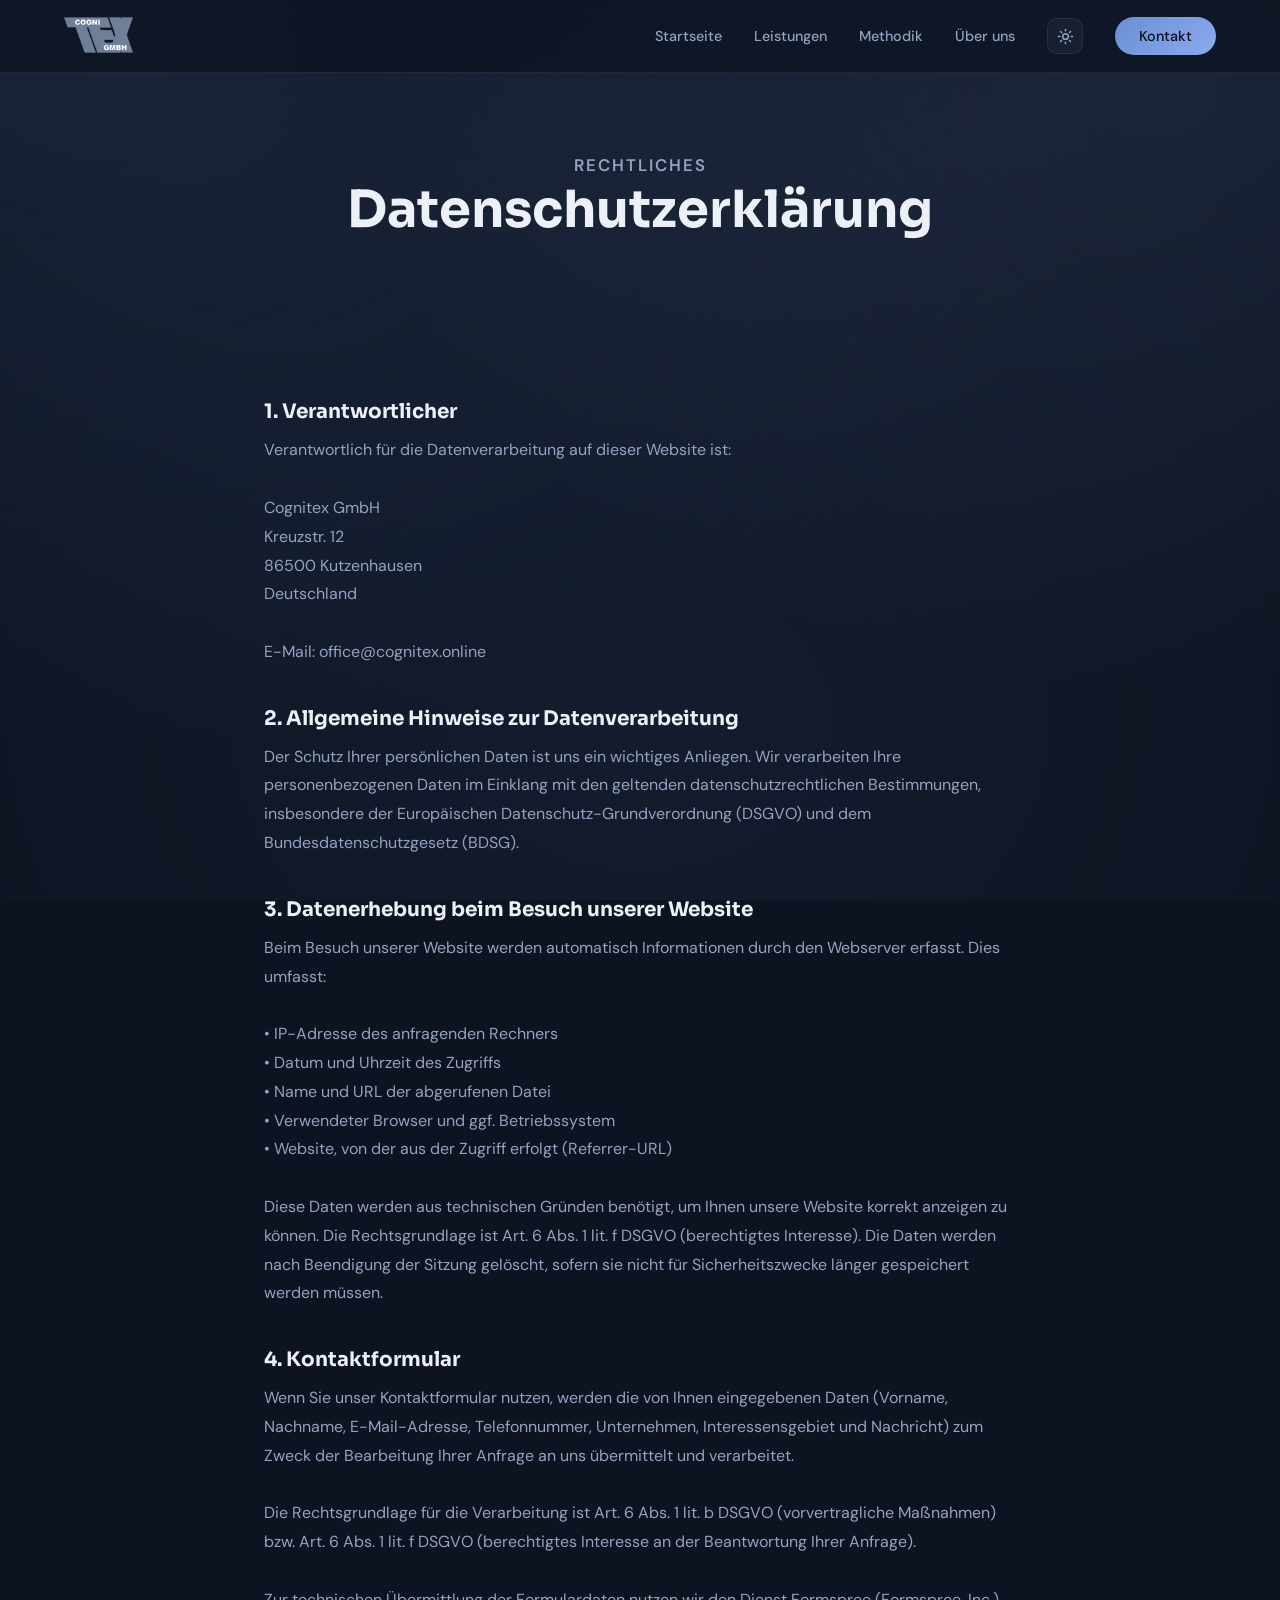
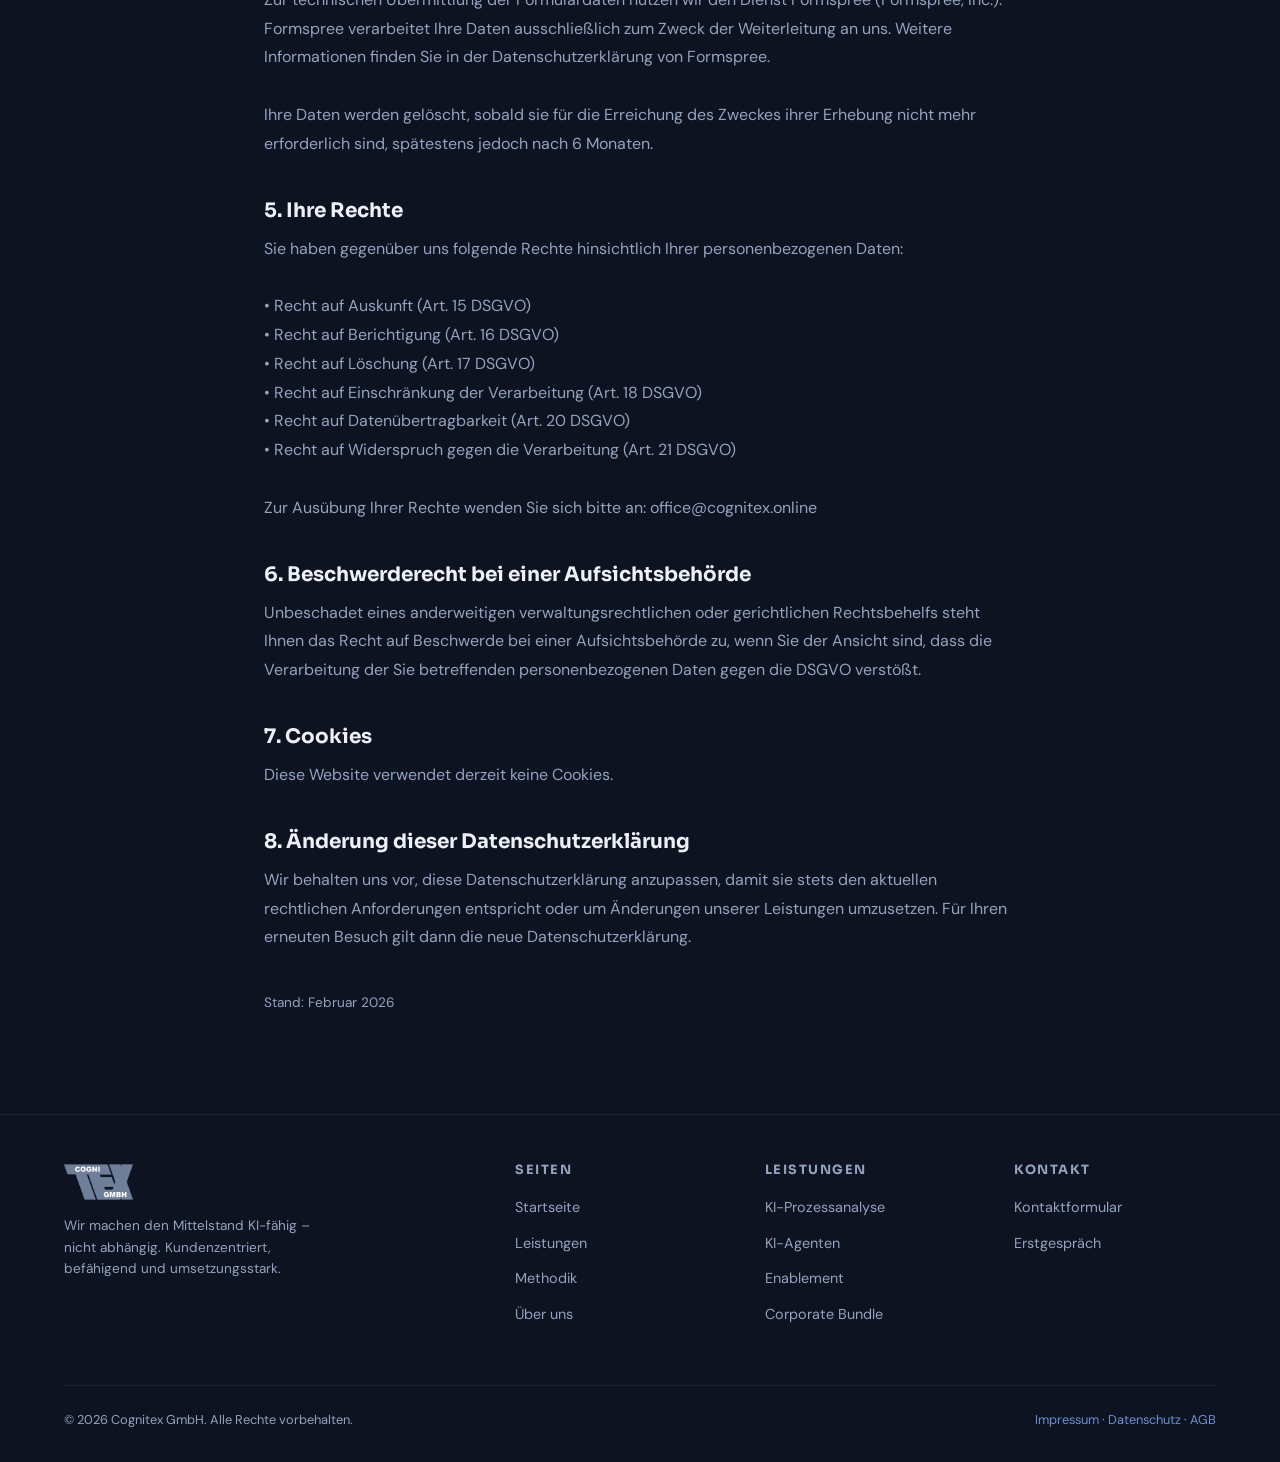
<file: datenschutz.html>
<!DOCTYPE html>
<html lang="de">
<head>
  <script>try{var t=localStorage.getItem('cgx-theme');if(t==='light')document.documentElement.setAttribute('data-theme','light')}catch(e){}</script>
  <meta charset="UTF-8">
  <meta name="viewport" content="width=device-width, initial-scale=1.0">
  <title>Datenschutz – Cognitex</title>
  <meta name="description" content="Datenschutzerklärung der Cognitex GmbH.">
  <link rel="stylesheet" href="css/style.css">
</head>
<body>

  <!-- Navigation -->
  <nav class="navbar">
    <div class="container">
      <a href="index.html" class="logo"><img src="CogniTEX GmbH - Logo_20251226.png" alt="Cognitex GmbH" height="40"></a>
      <button class="nav-toggle" onclick="document.querySelector('.nav-links').classList.toggle('open')" aria-label="Menü">&#9776;</button>
      <ul class="nav-links">
        <li><a href="index.html">Startseite</a></li>
        <li><a href="leistungen.html">Leistungen</a></li>
        <li><a href="methodik.html">Methodik</a></li>
        <li><a href="ueber-uns.html">Über uns</a></li>
        <li style="display:flex;align-items:center;">
          <button id="themeToggle" class="theme-toggle" aria-label="Light Mode aktivieren" title="Light Mode"><span class="ti"></span></button>
        </li>
        <li><a href="kontakt.html" class="nav-cta">Kontakt</a></li>
      </ul>
    </div>
  </nav>

  <!-- Page Header -->
  <section class="page-header">
    <div class="container">
      <p class="section-label">Rechtliches</p>
      <h1>Datenschutzerkl&auml;rung</h1>
    </div>
  </section>

  <!-- Content -->
  <section class="section">
    <div class="container" style="max-width:800px;">

      <h3>1. Verantwortlicher</h3>
      <p style="margin-top:12px; color:var(--text-muted); line-height:1.8;">
        Verantwortlich f&uuml;r die Datenverarbeitung auf dieser Website ist:<br><br>
        Cognitex GmbH<br>
        Kreuzstr. 12<br>
        86500 Kutzenhausen<br>
        Deutschland<br><br>
        E-Mail: office@cognitex.online
      </p>

      <h3 style="margin-top:40px;">2. Allgemeine Hinweise zur Datenverarbeitung</h3>
      <p style="margin-top:12px; color:var(--text-muted); line-height:1.8;">
        Der Schutz Ihrer pers&ouml;nlichen Daten ist uns ein wichtiges Anliegen. Wir verarbeiten Ihre personenbezogenen Daten im Einklang mit den geltenden datenschutzrechtlichen Bestimmungen, insbesondere der Europ&auml;ischen Datenschutz-Grundverordnung (DSGVO) und dem Bundesdatenschutzgesetz (BDSG).
      </p>

      <h3 style="margin-top:40px;">3. Datenerhebung beim Besuch unserer Website</h3>
      <p style="margin-top:12px; color:var(--text-muted); line-height:1.8;">
        Beim Besuch unserer Website werden automatisch Informationen durch den Webserver erfasst. Dies umfasst:<br><br>
        &bull; IP-Adresse des anfragenden Rechners<br>
        &bull; Datum und Uhrzeit des Zugriffs<br>
        &bull; Name und URL der abgerufenen Datei<br>
        &bull; Verwendeter Browser und ggf. Betriebssystem<br>
        &bull; Website, von der aus der Zugriff erfolgt (Referrer-URL)<br><br>
        Diese Daten werden aus technischen Gr&uuml;nden ben&ouml;tigt, um Ihnen unsere Website korrekt anzeigen zu k&ouml;nnen. Die Rechtsgrundlage ist Art. 6 Abs. 1 lit. f DSGVO (berechtigtes Interesse). Die Daten werden nach Beendigung der Sitzung gel&ouml;scht, sofern sie nicht f&uuml;r Sicherheitszwecke l&auml;nger gespeichert werden m&uuml;ssen.
      </p>

      <h3 style="margin-top:40px;">4. Kontaktformular</h3>
      <p style="margin-top:12px; color:var(--text-muted); line-height:1.8;">
        Wenn Sie unser Kontaktformular nutzen, werden die von Ihnen eingegebenen Daten (Vorname, Nachname, E-Mail-Adresse, Telefonnummer, Unternehmen, Interessensgebiet und Nachricht) zum Zweck der Bearbeitung Ihrer Anfrage an uns &uuml;bermittelt und verarbeitet.<br><br>
        Die Rechtsgrundlage f&uuml;r die Verarbeitung ist Art. 6 Abs. 1 lit. b DSGVO (vorvertragliche Ma&szlig;nahmen) bzw. Art. 6 Abs. 1 lit. f DSGVO (berechtigtes Interesse an der Beantwortung Ihrer Anfrage).<br><br>
        Zur technischen &Uuml;bermittlung der Formulardaten nutzen wir den Dienst Formspree (Formspree, Inc.). Formspree verarbeitet Ihre Daten ausschlie&szlig;lich zum Zweck der Weiterleitung an uns. Weitere Informationen finden Sie in der Datenschutzerkl&auml;rung von Formspree.<br><br>
        Ihre Daten werden gel&ouml;scht, sobald sie f&uuml;r die Erreichung des Zweckes ihrer Erhebung nicht mehr erforderlich sind, sp&auml;testens jedoch nach 6 Monaten.
      </p>

      <h3 style="margin-top:40px;">5. Ihre Rechte</h3>
      <p style="margin-top:12px; color:var(--text-muted); line-height:1.8;">
        Sie haben gegen&uuml;ber uns folgende Rechte hinsichtlich Ihrer personenbezogenen Daten:<br><br>
        &bull; Recht auf Auskunft (Art. 15 DSGVO)<br>
        &bull; Recht auf Berichtigung (Art. 16 DSGVO)<br>
        &bull; Recht auf L&ouml;schung (Art. 17 DSGVO)<br>
        &bull; Recht auf Einschr&auml;nkung der Verarbeitung (Art. 18 DSGVO)<br>
        &bull; Recht auf Daten&uuml;bertragbarkeit (Art. 20 DSGVO)<br>
        &bull; Recht auf Widerspruch gegen die Verarbeitung (Art. 21 DSGVO)<br><br>
        Zur Aus&uuml;bung Ihrer Rechte wenden Sie sich bitte an: office@cognitex.online
      </p>

      <h3 style="margin-top:40px;">6. Beschwerderecht bei einer Aufsichtsbeh&ouml;rde</h3>
      <p style="margin-top:12px; color:var(--text-muted); line-height:1.8;">
        Unbeschadet eines anderweitigen verwaltungsrechtlichen oder gerichtlichen Rechtsbehelfs steht Ihnen das Recht auf Beschwerde bei einer Aufsichtsbeh&ouml;rde zu, wenn Sie der Ansicht sind, dass die Verarbeitung der Sie betreffenden personenbezogenen Daten gegen die DSGVO verst&ouml;&szlig;t.
      </p>

      <h3 style="margin-top:40px;">7. Cookies</h3>
      <p style="margin-top:12px; color:var(--text-muted); line-height:1.8;">
        Diese Website verwendet derzeit keine Cookies.
      </p>

      <h3 style="margin-top:40px;">8. &Auml;nderung dieser Datenschutzerkl&auml;rung</h3>
      <p style="margin-top:12px; color:var(--text-muted); line-height:1.8;">
        Wir behalten uns vor, diese Datenschutzerkl&auml;rung anzupassen, damit sie stets den aktuellen rechtlichen Anforderungen entspricht oder um &Auml;nderungen unserer Leistungen umzusetzen. F&uuml;r Ihren erneuten Besuch gilt dann die neue Datenschutzerkl&auml;rung.
      </p>

      <p style="margin-top:40px; color:var(--text-muted); font-size:0.85rem;">Stand: Februar 2026</p>

    </div>
  </section>

  <!-- Footer -->
  <footer class="footer">
    <div class="container">
      <div class="footer-grid">
        <div class="footer-brand">
          <div class="logo"><img src="CogniTEX GmbH - Logo_20251226.png" alt="Cognitex GmbH" height="40"></div>
          <p>Wir machen den Mittelstand KI-fähig – nicht abhängig. Kundenzentriert, befähigend und umsetzungsstark.</p>
        </div>
        <div class="footer-col">
          <h4>Seiten</h4>
          <ul>
            <li><a href="index.html">Startseite</a></li>
            <li><a href="leistungen.html">Leistungen</a></li>
            <li><a href="methodik.html">Methodik</a></li>
            <li><a href="ueber-uns.html">Über uns</a></li>
          </ul>
        </div>
        <div class="footer-col">
          <h4>Leistungen</h4>
          <ul>
            <li><a href="leistungen.html">KI-Prozessanalyse</a></li>
            <li><a href="leistungen.html">KI-Agenten</a></li>
            <li><a href="leistungen.html">Enablement</a></li>
            <li><a href="leistungen.html">Corporate Bundle</a></li>
          </ul>
        </div>
        <div class="footer-col">
          <h4>Kontakt</h4>
          <ul>
            <li><a href="kontakt.html">Kontaktformular</a></li>
            <li><a href="kontakt.html">Erstgespräch</a></li>
          </ul>
        </div>
      </div>
      <div class="footer-bottom">
        <span>&copy; 2026 Cognitex GmbH. Alle Rechte vorbehalten.</span>
        <span><a href="impressum.html">Impressum</a> &middot; <a href="datenschutz.html">Datenschutz</a> &middot; <a href="CogniTEX GmbH - AGB_v2.pdf" target="_blank">AGB</a></span>
      </div>
    </div>
  </footer>

  <script src="js/theme.js"></script>
</body>
</html>
</file>
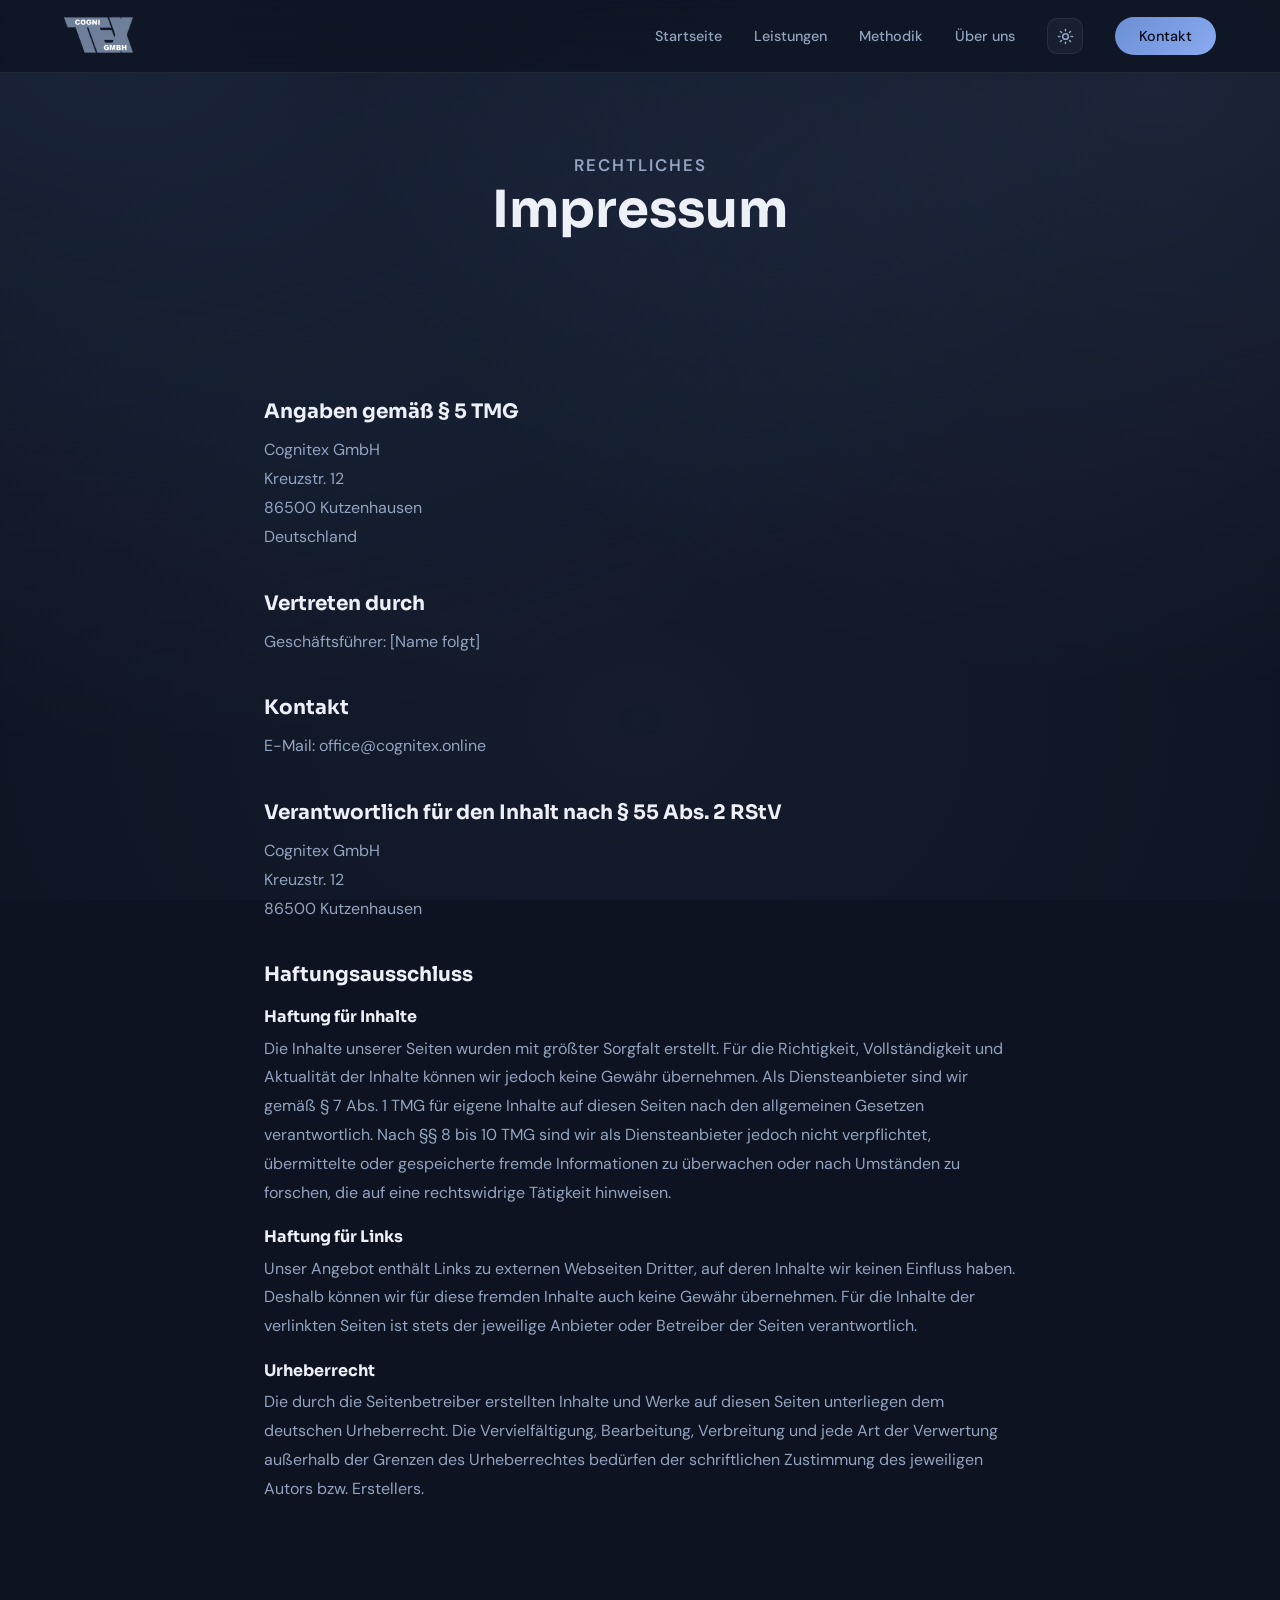
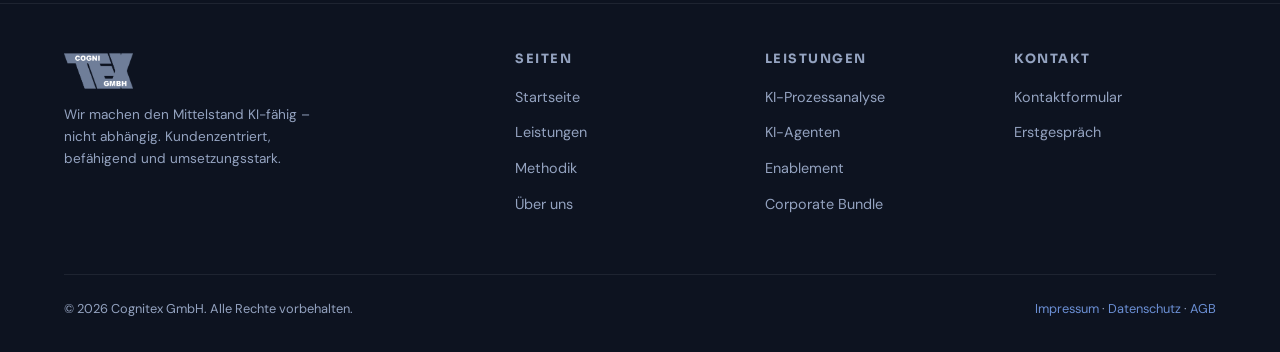
<file: impressum.html>
<!DOCTYPE html>
<html lang="de">
<head>
  <script>try{var t=localStorage.getItem('cgx-theme');if(t==='light')document.documentElement.setAttribute('data-theme','light')}catch(e){}</script>
  <meta charset="UTF-8">
  <meta name="viewport" content="width=device-width, initial-scale=1.0">
  <title>Impressum – Cognitex</title>
  <meta name="description" content="Impressum der Cognitex GmbH.">
  <link rel="stylesheet" href="css/style.css">
</head>
<body>

  <!-- Navigation -->
  <nav class="navbar">
    <div class="container">
      <a href="index.html" class="logo"><img src="CogniTEX GmbH - Logo_20251226.png" alt="Cognitex GmbH" height="40"></a>
      <button class="nav-toggle" onclick="document.querySelector('.nav-links').classList.toggle('open')" aria-label="Menü">&#9776;</button>
      <ul class="nav-links">
        <li><a href="index.html">Startseite</a></li>
        <li><a href="leistungen.html">Leistungen</a></li>
        <li><a href="methodik.html">Methodik</a></li>
        <li><a href="ueber-uns.html">Über uns</a></li>
        <li style="display:flex;align-items:center;">
          <button id="themeToggle" class="theme-toggle" aria-label="Light Mode aktivieren" title="Light Mode"><span class="ti"></span></button>
        </li>
        <li><a href="kontakt.html" class="nav-cta">Kontakt</a></li>
      </ul>
    </div>
  </nav>

  <!-- Page Header -->
  <section class="page-header">
    <div class="container">
      <p class="section-label">Rechtliches</p>
      <h1>Impressum</h1>
    </div>
  </section>

  <!-- Content -->
  <section class="section">
    <div class="container" style="max-width:800px;">

      <h3>Angaben gem&auml;&szlig; &sect; 5 TMG</h3>
      <p style="margin-top:12px; color:var(--text-muted); line-height:1.8;">
        Cognitex GmbH<br>
        Kreuzstr. 12<br>
        86500 Kutzenhausen<br>
        Deutschland
      </p>

      <h3 style="margin-top:40px;">Vertreten durch</h3>
      <p style="margin-top:12px; color:var(--text-muted); line-height:1.8;">
        Gesch&auml;ftsf&uuml;hrer: [Name folgt]
      </p>

      <h3 style="margin-top:40px;">Kontakt</h3>
      <p style="margin-top:12px; color:var(--text-muted); line-height:1.8;">
        E-Mail: office@cognitex.online
      </p>

      <h3 style="margin-top:40px;">Verantwortlich f&uuml;r den Inhalt nach &sect; 55 Abs. 2 RStV</h3>
      <p style="margin-top:12px; color:var(--text-muted); line-height:1.8;">
        Cognitex GmbH<br>
        Kreuzstr. 12<br>
        86500 Kutzenhausen
      </p>

      <h3 style="margin-top:40px;">Haftungsausschluss</h3>
      <h4 style="margin-top:20px;">Haftung f&uuml;r Inhalte</h4>
      <p style="margin-top:8px; color:var(--text-muted); line-height:1.8;">
        Die Inhalte unserer Seiten wurden mit gr&ouml;&szlig;ter Sorgfalt erstellt. F&uuml;r die Richtigkeit, Vollst&auml;ndigkeit und Aktualit&auml;t der Inhalte k&ouml;nnen wir jedoch keine Gew&auml;hr &uuml;bernehmen. Als Diensteanbieter sind wir gem&auml;&szlig; &sect; 7 Abs. 1 TMG f&uuml;r eigene Inhalte auf diesen Seiten nach den allgemeinen Gesetzen verantwortlich. Nach &sect;&sect; 8 bis 10 TMG sind wir als Diensteanbieter jedoch nicht verpflichtet, &uuml;bermittelte oder gespeicherte fremde Informationen zu &uuml;berwachen oder nach Umst&auml;nden zu forschen, die auf eine rechtswidrige T&auml;tigkeit hinweisen.
      </p>

      <h4 style="margin-top:20px;">Haftung f&uuml;r Links</h4>
      <p style="margin-top:8px; color:var(--text-muted); line-height:1.8;">
        Unser Angebot enth&auml;lt Links zu externen Webseiten Dritter, auf deren Inhalte wir keinen Einfluss haben. Deshalb k&ouml;nnen wir f&uuml;r diese fremden Inhalte auch keine Gew&auml;hr &uuml;bernehmen. F&uuml;r die Inhalte der verlinkten Seiten ist stets der jeweilige Anbieter oder Betreiber der Seiten verantwortlich.
      </p>

      <h4 style="margin-top:20px;">Urheberrecht</h4>
      <p style="margin-top:8px; color:var(--text-muted); line-height:1.8;">
        Die durch die Seitenbetreiber erstellten Inhalte und Werke auf diesen Seiten unterliegen dem deutschen Urheberrecht. Die Vervielf&auml;ltigung, Bearbeitung, Verbreitung und jede Art der Verwertung au&szlig;erhalb der Grenzen des Urheberrechtes bed&uuml;rfen der schriftlichen Zustimmung des jeweiligen Autors bzw. Erstellers.
      </p>

    </div>
  </section>

  <!-- Footer -->
  <footer class="footer">
    <div class="container">
      <div class="footer-grid">
        <div class="footer-brand">
          <div class="logo"><img src="CogniTEX GmbH - Logo_20251226.png" alt="Cognitex GmbH" height="40"></div>
          <p>Wir machen den Mittelstand KI-fähig – nicht abhängig. Kundenzentriert, befähigend und umsetzungsstark.</p>
        </div>
        <div class="footer-col">
          <h4>Seiten</h4>
          <ul>
            <li><a href="index.html">Startseite</a></li>
            <li><a href="leistungen.html">Leistungen</a></li>
            <li><a href="methodik.html">Methodik</a></li>
            <li><a href="ueber-uns.html">Über uns</a></li>
          </ul>
        </div>
        <div class="footer-col">
          <h4>Leistungen</h4>
          <ul>
            <li><a href="leistungen.html">KI-Prozessanalyse</a></li>
            <li><a href="leistungen.html">KI-Agenten</a></li>
            <li><a href="leistungen.html">Enablement</a></li>
            <li><a href="leistungen.html">Corporate Bundle</a></li>
          </ul>
        </div>
        <div class="footer-col">
          <h4>Kontakt</h4>
          <ul>
            <li><a href="kontakt.html">Kontaktformular</a></li>
            <li><a href="kontakt.html">Erstgespräch</a></li>
          </ul>
        </div>
      </div>
      <div class="footer-bottom">
        <span>&copy; 2026 Cognitex GmbH. Alle Rechte vorbehalten.</span>
        <span><a href="impressum.html">Impressum</a> &middot; <a href="datenschutz.html">Datenschutz</a> &middot; <a href="CogniTEX GmbH - AGB_v2.pdf" target="_blank">AGB</a></span>
      </div>
    </div>
  </footer>

  <script src="js/theme.js"></script>
</body>
</html>
</file>
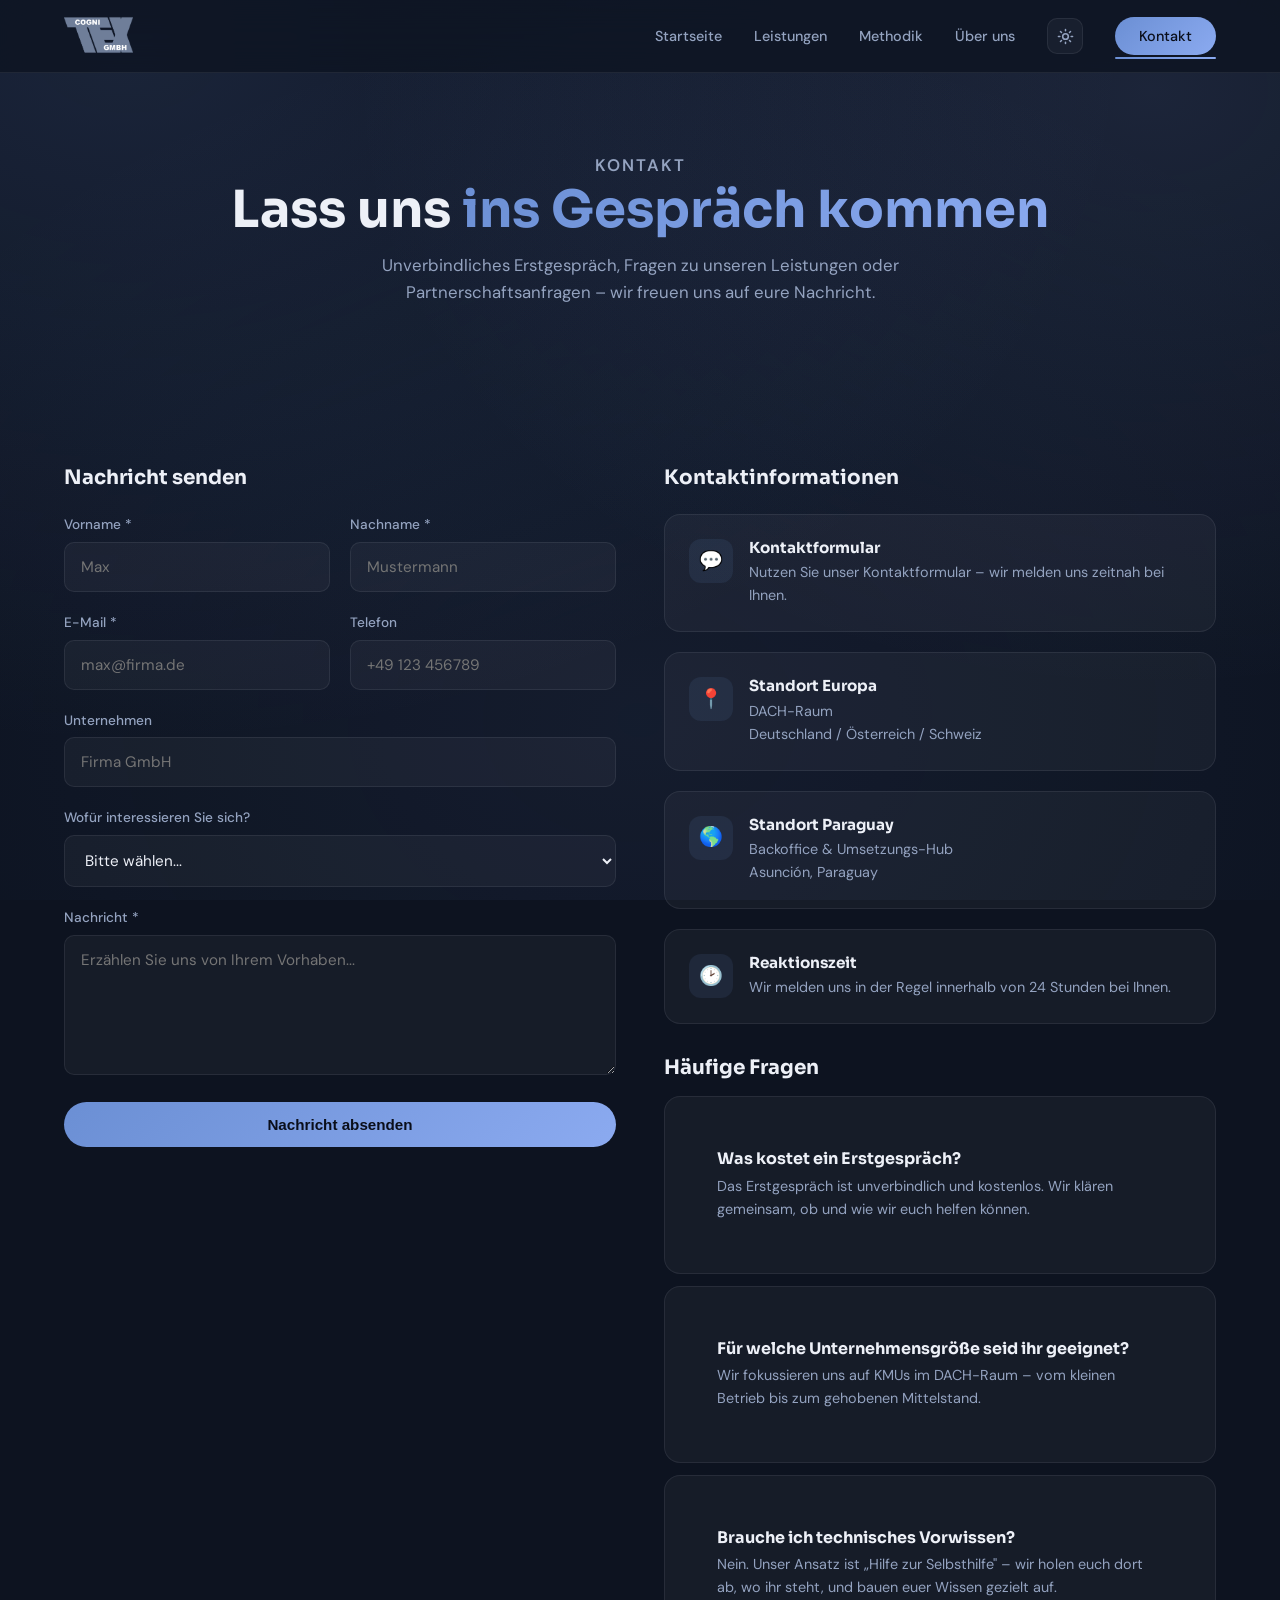
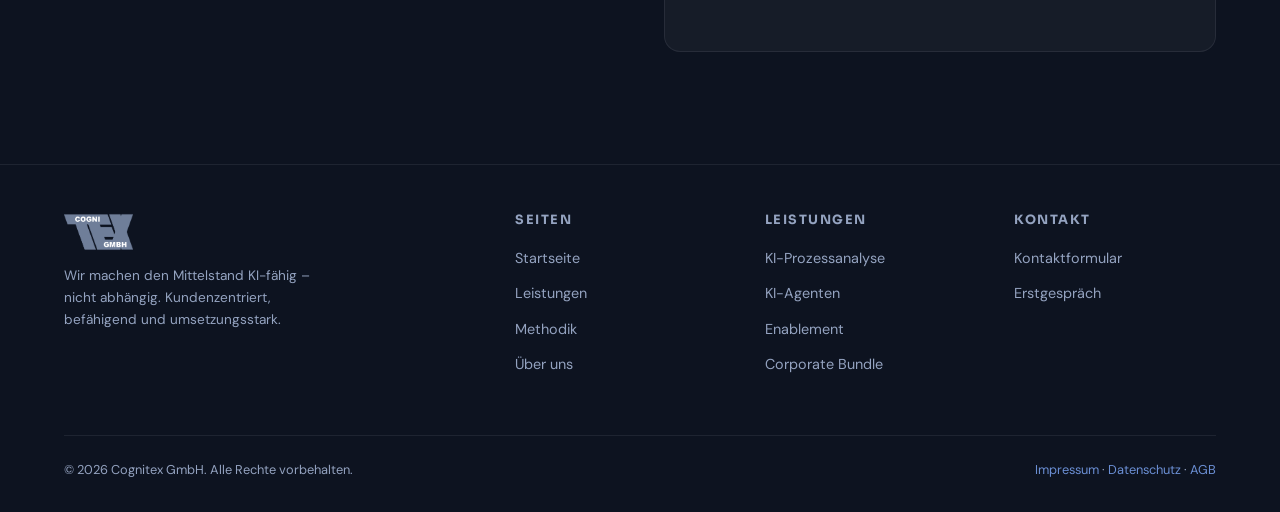
<file: kontakt.html>
<!DOCTYPE html>
<html lang="de">
<head>
  <script>try{var t=localStorage.getItem('cgx-theme');if(t==='light')document.documentElement.setAttribute('data-theme','light')}catch(e){}</script>
  <meta charset="UTF-8">
  <meta name="viewport" content="width=device-width, initial-scale=1.0">
  <title>Kontakt – Cognitex</title>
  <meta name="description" content="Kontaktieren Sie Cognitex für ein unverbindliches Erstgespräch. KI-Beratung und Implementierung für den Mittelstand.">
  <link rel="stylesheet" href="css/style.css">
</head>
<body>

  <!-- Navigation -->
  <nav class="navbar">
    <div class="container">
      <a href="index.html" class="logo"><img src="CogniTEX GmbH - Logo_20251226.png" alt="Cognitex GmbH" height="40"></a>
      <button class="nav-toggle" onclick="document.querySelector('.nav-links').classList.toggle('open')" aria-label="Menü">&#9776;</button>
      <ul class="nav-links">
        <li><a href="index.html">Startseite</a></li>
        <li><a href="leistungen.html">Leistungen</a></li>
        <li><a href="methodik.html">Methodik</a></li>
        <li><a href="ueber-uns.html">Über uns</a></li>
        <li style="display:flex;align-items:center;">
          <button id="themeToggle" class="theme-toggle" aria-label="Light Mode aktivieren" title="Light Mode"><span class="ti"></span></button>
        </li>
        <li><a href="kontakt.html" class="nav-cta active">Kontakt</a></li>
      </ul>
    </div>
  </nav>

  <!-- Page Header -->
  <section class="page-header">
    <div class="container">
      <p class="section-label">Kontakt</p>
      <h1>Lass uns <span class="gradient-text">ins Gespräch kommen</span></h1>
      <p>Unverbindliches Erstgespräch, Fragen zu unseren Leistungen oder Partnerschaftsanfragen – wir freuen uns auf eure Nachricht.</p>
    </div>
  </section>

  <!-- Contact Section -->
  <section class="section">
    <div class="container">
      <div class="contact-layout">

        <!-- Form -->
        <div>
          <h3 style="margin-bottom:24px;">Nachricht senden</h3>
          <!-- TODO: Replace YOUR_FORMSPREE_ID with your Formspree endpoint (register at https://formspree.io with office@cognitex.online) -->
          <form action="https://formspree.io/f/YOUR_FORMSPREE_ID" method="POST">
            <div class="form-row">
              <div class="form-group">
                <label for="vorname">Vorname *</label>
                <input type="text" id="vorname" name="vorname" required placeholder="Max">
              </div>
              <div class="form-group">
                <label for="nachname">Nachname *</label>
                <input type="text" id="nachname" name="nachname" required placeholder="Mustermann">
              </div>
            </div>
            <div class="form-row">
              <div class="form-group">
                <label for="email">E-Mail *</label>
                <input type="email" id="email" name="email" required placeholder="max@firma.de">
              </div>
              <div class="form-group">
                <label for="telefon">Telefon</label>
                <input type="tel" id="telefon" name="telefon" placeholder="+49 123 456789">
              </div>
            </div>
            <div class="form-group">
              <label for="unternehmen">Unternehmen</label>
              <input type="text" id="unternehmen" name="unternehmen" placeholder="Firma GmbH">
            </div>
            <div class="form-group">
              <label for="interesse">Wofür interessieren Sie sich?</label>
              <select id="interesse" name="interesse">
                <option value="">Bitte wählen...</option>
                <option value="erstgespraech">Unverbindliches Erstgespräch</option>
                <option value="prozessanalyse">KI-Prozessanalyse</option>
                <option value="agenten">KI-Agenten & Automatisierung</option>
                <option value="enablement">Enablement & Training</option>
                <option value="bundle">Corporate KI-Bundle</option>
                <option value="partnerschaft">Partnerschaft</option>
                <option value="sonstiges">Sonstiges</option>
              </select>
            </div>
            <div class="form-group">
              <label for="nachricht">Nachricht *</label>
              <textarea id="nachricht" name="nachricht" required placeholder="Erzählen Sie uns von Ihrem Vorhaben..."></textarea>
            </div>
            <button type="submit" class="btn btn-primary" style="width:100%; justify-content:center;">Nachricht absenden</button>
          </form>
        </div>

        <!-- Contact Info -->
        <div>
          <h3 style="margin-bottom:24px;">Kontaktinformationen</h3>
          <div class="contact-info-cards">
            <div class="info-card">
              <div class="info-card-icon">&#128172;</div>
              <div>
                <h4>Kontaktformular</h4>
                <p>Nutzen Sie unser Kontaktformular – wir melden uns zeitnah bei Ihnen.</p>
              </div>
            </div>
            <div class="info-card">
              <div class="info-card-icon">&#128205;</div>
              <div>
                <h4>Standort Europa</h4>
                <p>DACH-Raum<br>Deutschland / Österreich / Schweiz</p>
              </div>
            </div>
            <div class="info-card">
              <div class="info-card-icon">&#127758;</div>
              <div>
                <h4>Standort Paraguay</h4>
                <p>Backoffice &amp; Umsetzungs-Hub<br>Asunci&oacute;n, Paraguay</p>
              </div>
            </div>
            <div class="info-card">
              <div class="info-card-icon">&#128337;</div>
              <div>
                <h4>Reaktionszeit</h4>
                <p>Wir melden uns in der Regel innerhalb von 24 Stunden bei Ihnen.</p>
              </div>
            </div>
          </div>

          <!-- FAQ -->
          <div style="margin-top:32px;">
            <h3 style="margin-bottom:16px;">Häufige Fragen</h3>
            <div class="card" style="margin-bottom:12px;">
              <div style="padding:20px;">
                <h4>Was kostet ein Erstgespräch?</h4>
                <p style="color:var(--text-muted); margin-top:6px; font-size:0.9rem;">Das Erstgespräch ist unverbindlich und kostenlos. Wir klären gemeinsam, ob und wie wir euch helfen können.</p>
              </div>
            </div>
            <div class="card" style="margin-bottom:12px;">
              <div style="padding:20px;">
                <h4>Für welche Unternehmensgröße seid ihr geeignet?</h4>
                <p style="color:var(--text-muted); margin-top:6px; font-size:0.9rem;">Wir fokussieren uns auf KMUs im DACH-Raum – vom kleinen Betrieb bis zum gehobenen Mittelstand.</p>
              </div>
            </div>
            <div class="card" style="margin-bottom:12px;">
              <div style="padding:20px;">
                <h4>Brauche ich technisches Vorwissen?</h4>
                <p style="color:var(--text-muted); margin-top:6px; font-size:0.9rem;">Nein. Unser Ansatz ist „Hilfe zur Selbsthilfe" – wir holen euch dort ab, wo ihr steht, und bauen euer Wissen gezielt auf.</p>
              </div>
            </div>
          </div>
        </div>

      </div>
    </div>
  </section>

  <!-- Footer -->
  <footer class="footer">
    <div class="container">
      <div class="footer-grid">
        <div class="footer-brand">
          <div class="logo"><img src="CogniTEX GmbH - Logo_20251226.png" alt="Cognitex GmbH" height="40"></div>
          <p>Wir machen den Mittelstand KI-fähig – nicht abhängig. Kundenzentriert, befähigend und umsetzungsstark.</p>
        </div>
        <div class="footer-col">
          <h4>Seiten</h4>
          <ul>
            <li><a href="index.html">Startseite</a></li>
            <li><a href="leistungen.html">Leistungen</a></li>
            <li><a href="methodik.html">Methodik</a></li>
            <li><a href="ueber-uns.html">Über uns</a></li>
          </ul>
        </div>
        <div class="footer-col">
          <h4>Leistungen</h4>
          <ul>
            <li><a href="leistungen.html">KI-Prozessanalyse</a></li>
            <li><a href="leistungen.html">KI-Agenten</a></li>
            <li><a href="leistungen.html">Enablement</a></li>
            <li><a href="leistungen.html">Corporate Bundle</a></li>
          </ul>
        </div>
        <div class="footer-col">
          <h4>Kontakt</h4>
          <ul>
            <li><a href="kontakt.html">Kontaktformular</a></li>
            <li><a href="kontakt.html">Erstgespräch</a></li>
          </ul>
        </div>
      </div>
      <div class="footer-bottom">
        <span>&copy; 2026 Cognitex GmbH. Alle Rechte vorbehalten.</span>
        <span><a href="impressum.html">Impressum</a> &middot; <a href="datenschutz.html">Datenschutz</a> &middot; <a href="CogniTEX GmbH - AGB_v2.pdf" target="_blank">AGB</a></span>
      </div>
    </div>
  </footer>

  <script src="js/theme.js"></script>
</body>
</html>
</file>
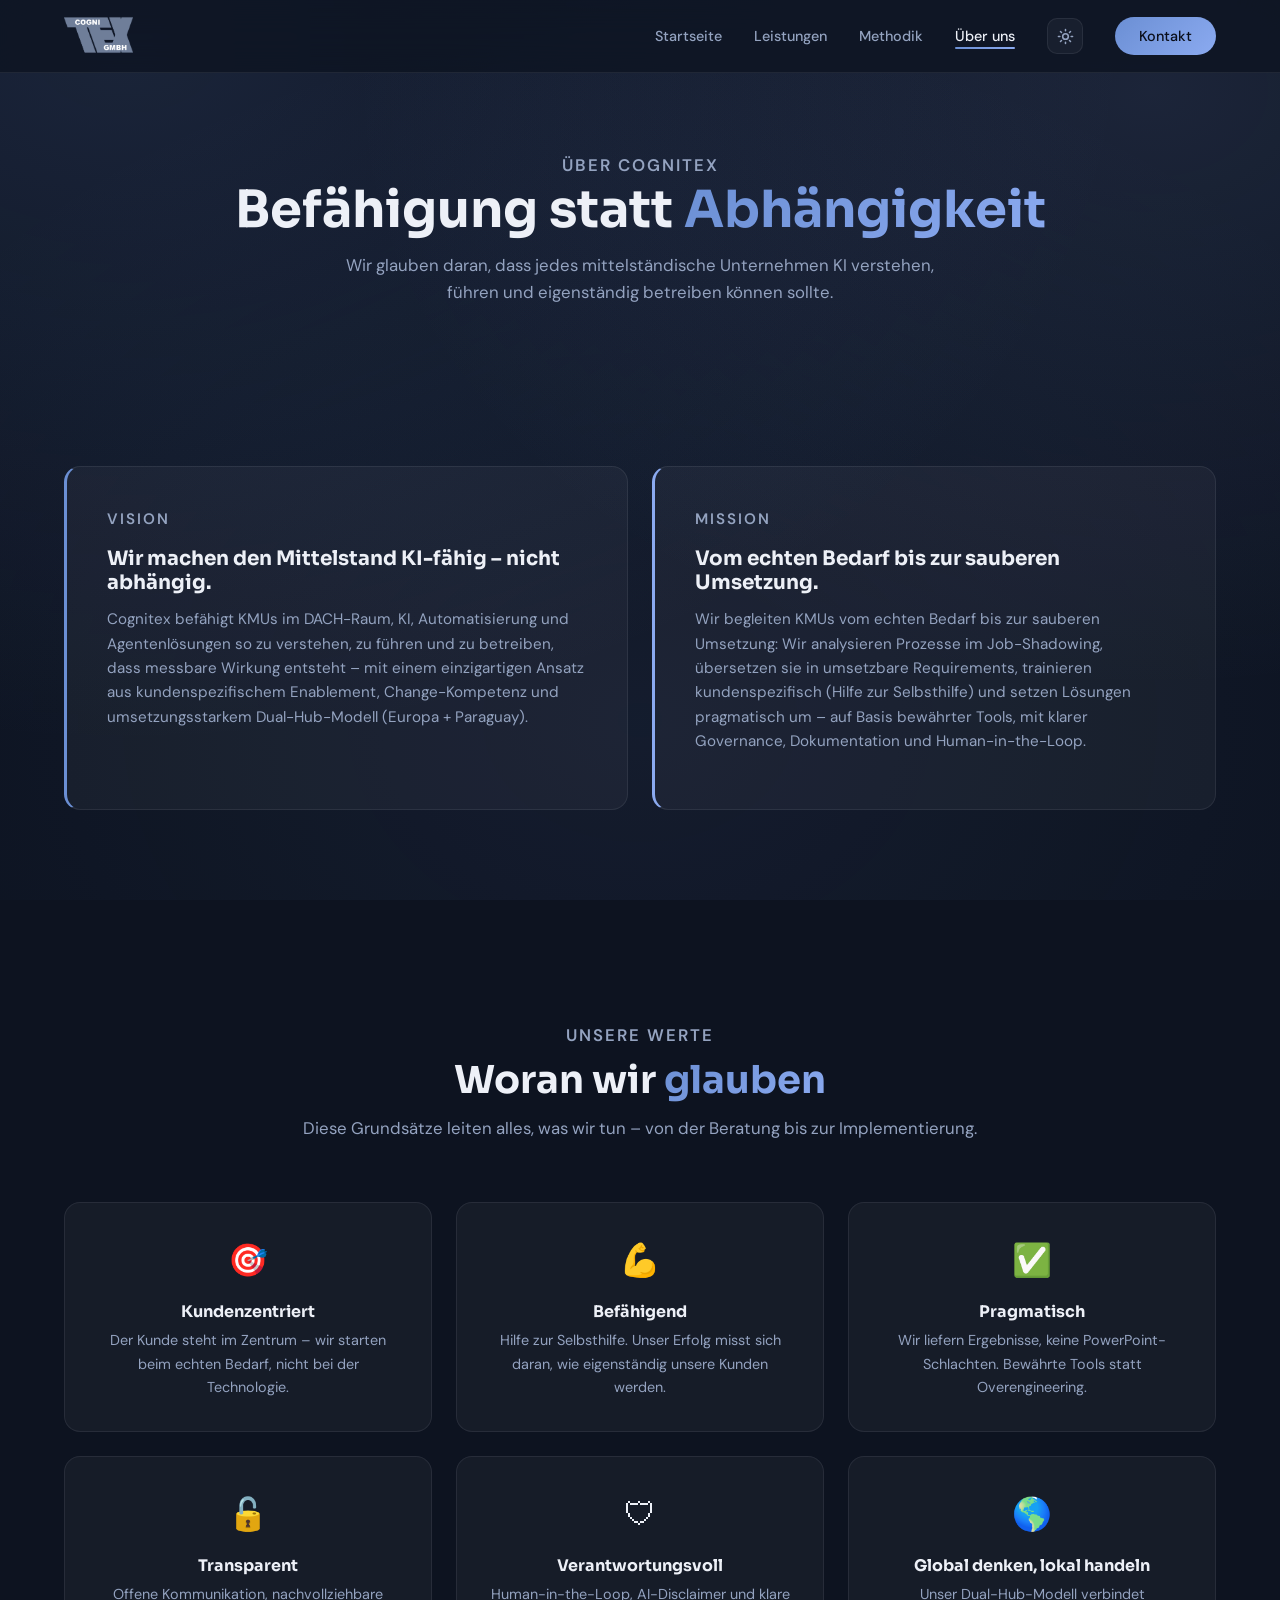
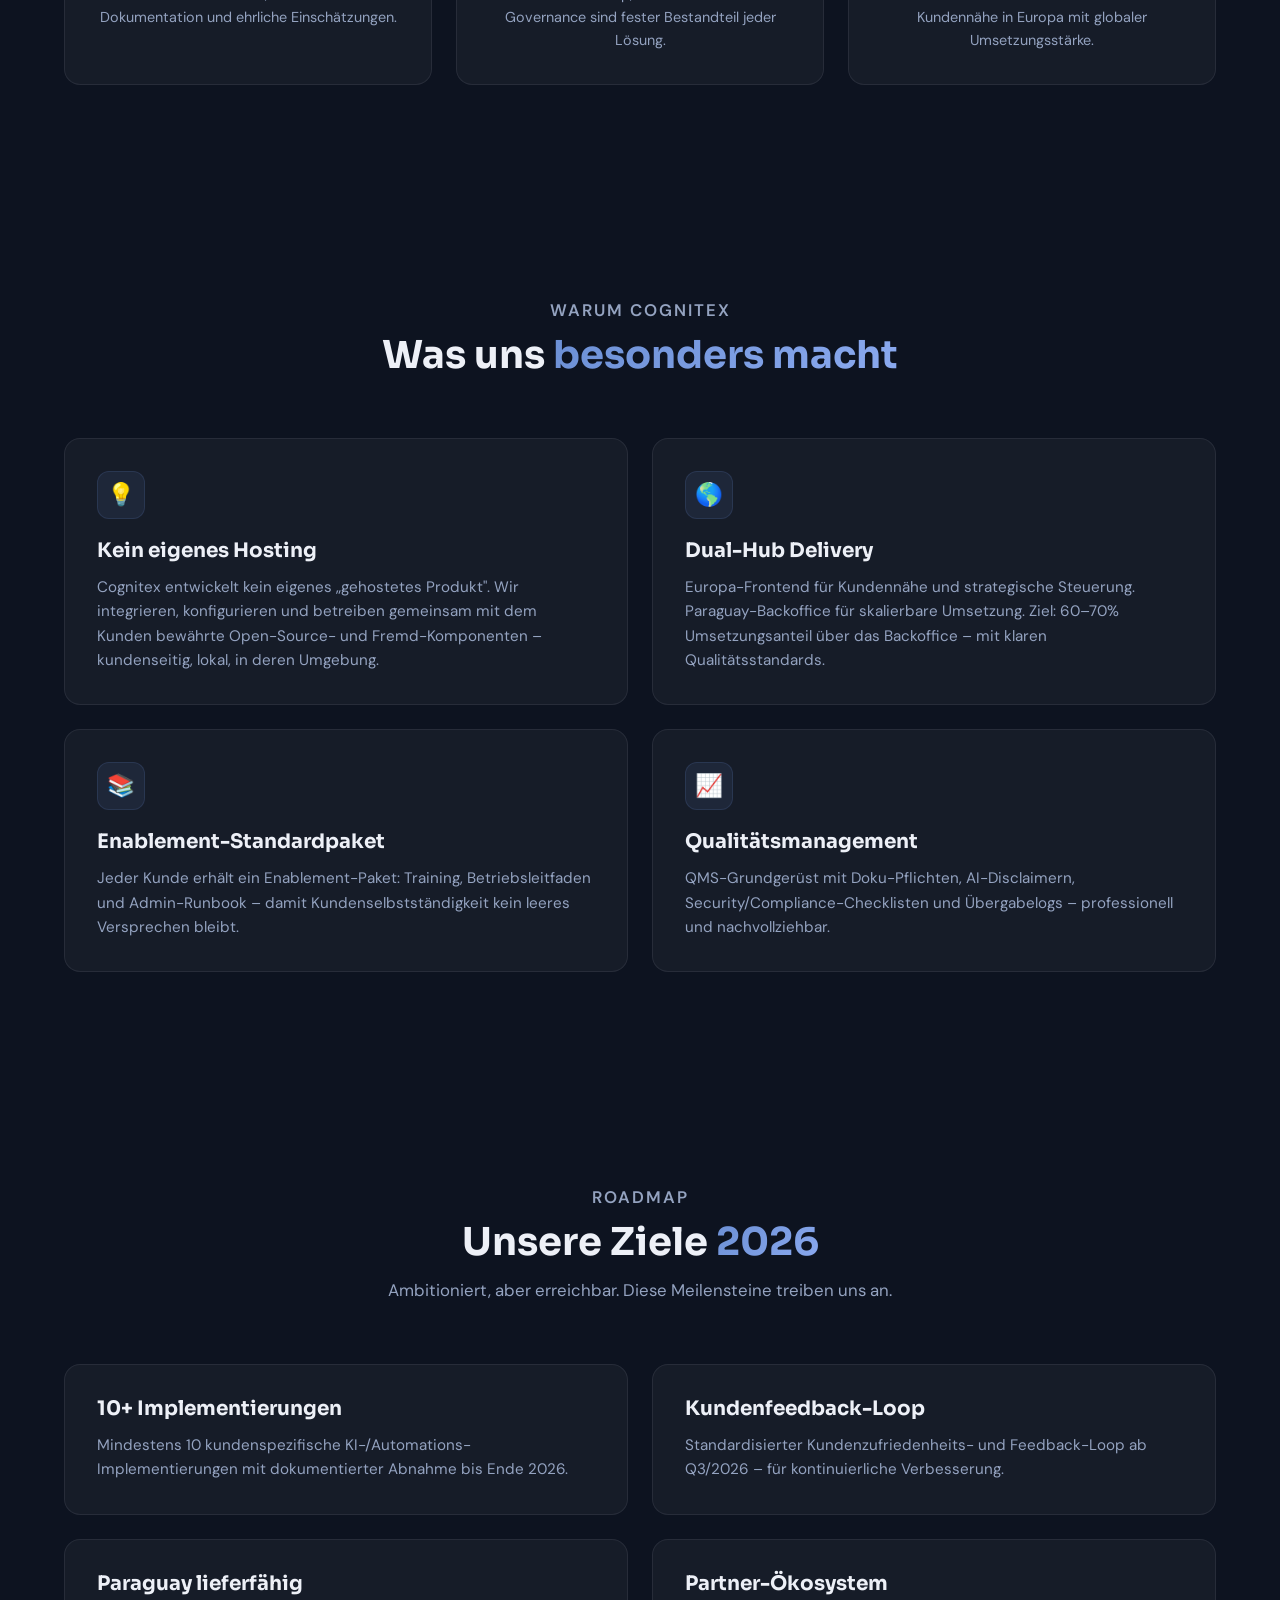
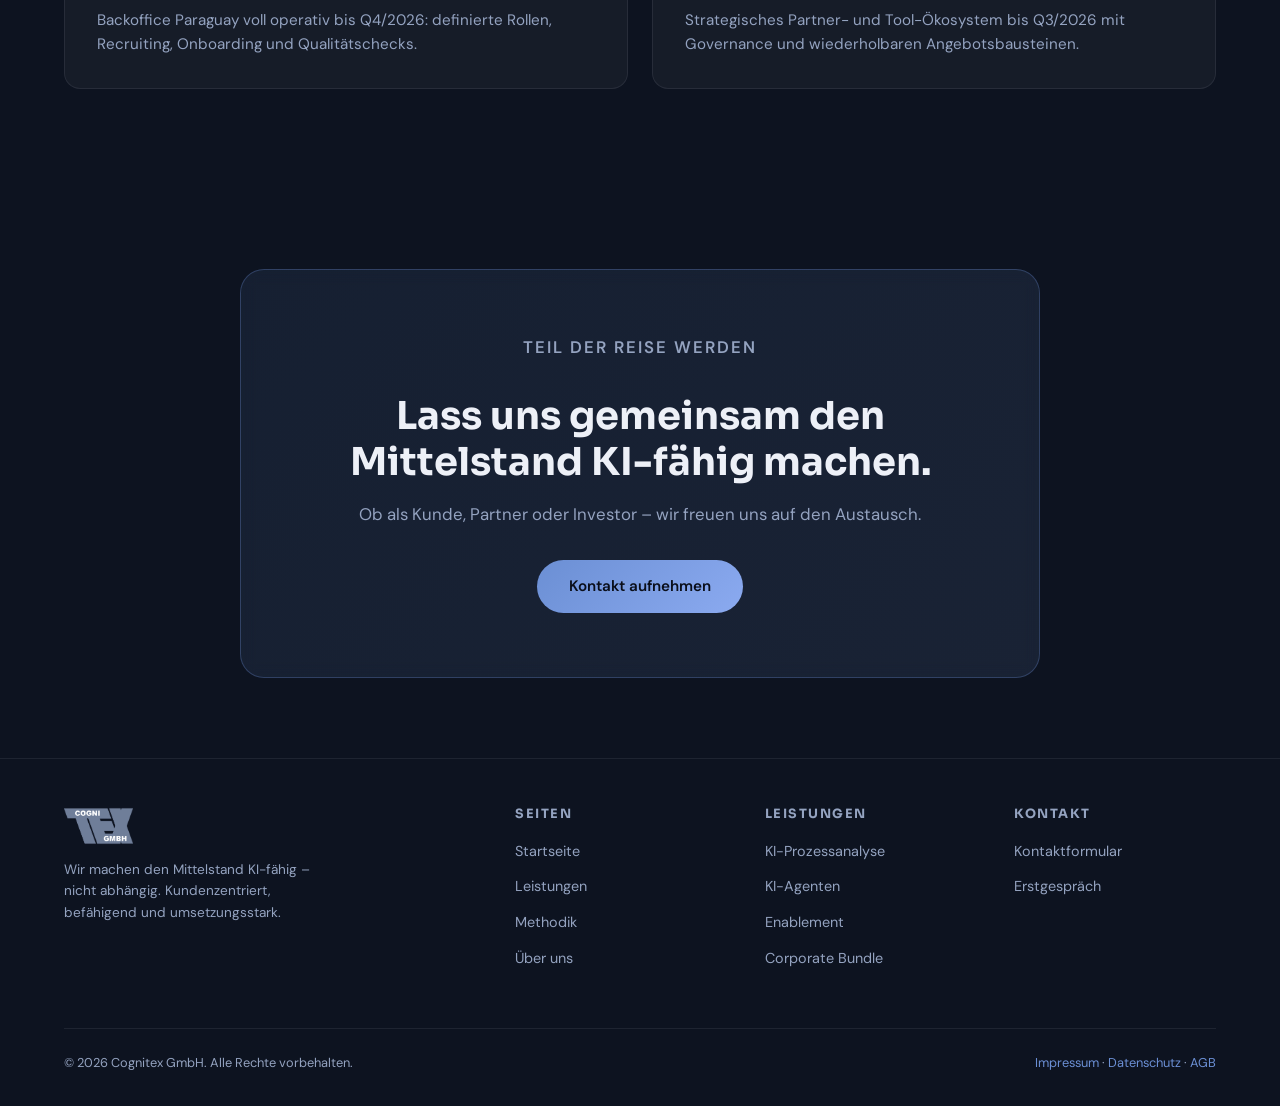
<file: ueber-uns.html>
<!DOCTYPE html>
<html lang="de">
<head>
  <script>try{var t=localStorage.getItem('cgx-theme');if(t==='light')document.documentElement.setAttribute('data-theme','light')}catch(e){}</script>
  <meta charset="UTF-8">
  <meta name="viewport" content="width=device-width, initial-scale=1.0">
  <title>Über uns – Cognitex</title>
  <meta name="description" content="Vision, Mission und Werte von Cognitex. Wir machen den Mittelstand KI-fähig – nicht abhängig.">
  <link rel="stylesheet" href="css/style.css">
</head>
<body>

  <!-- Navigation -->
  <nav class="navbar">
    <div class="container">
      <a href="index.html" class="logo"><img src="CogniTEX GmbH - Logo_20251226.png" alt="Cognitex GmbH" height="40"></a>
      <button class="nav-toggle" onclick="document.querySelector('.nav-links').classList.toggle('open')" aria-label="Menü">&#9776;</button>
      <ul class="nav-links">
        <li><a href="index.html">Startseite</a></li>
        <li><a href="leistungen.html">Leistungen</a></li>
        <li><a href="methodik.html">Methodik</a></li>
        <li><a href="ueber-uns.html" class="active">Über uns</a></li>
        <li style="display:flex;align-items:center;">
          <button id="themeToggle" class="theme-toggle" aria-label="Light Mode aktivieren" title="Light Mode"><span class="ti"></span></button>
        </li>
        <li><a href="kontakt.html" class="nav-cta">Kontakt</a></li>
      </ul>
    </div>
  </nav>

  <!-- Page Header -->
  <section class="page-header">
    <div class="container">
      <p class="section-label">Über Cognitex</p>
      <h1>Befähigung statt <span class="gradient-text">Abhängigkeit</span></h1>
      <p>Wir glauben daran, dass jedes mittelständische Unternehmen KI verstehen, führen und eigenständig betreiben können sollte.</p>
    </div>
  </section>

  <!-- Vision & Mission -->
  <section class="section">
    <div class="container">
      <div class="dual-hub">
        <div class="hub-card" style="border-left: 3px solid var(--accent);">
          <p class="section-label">Vision</p>
          <h3>Wir machen den Mittelstand KI-fähig – nicht abhängig.</h3>
          <p>Cognitex befähigt KMUs im DACH-Raum, KI, Automatisierung und Agentenlösungen so zu verstehen, zu führen und zu betreiben, dass messbare Wirkung entsteht – mit einem einzigartigen Ansatz aus kundenspezifischem Enablement, Change-Kompetenz und umsetzungsstarkem Dual-Hub-Modell (Europa + Paraguay).</p>
        </div>
        <div class="hub-card" style="border-left: 3px solid var(--accent2);">
          <p class="section-label">Mission</p>
          <h3>Vom echten Bedarf bis zur sauberen Umsetzung.</h3>
          <p>Wir begleiten KMUs vom echten Bedarf bis zur sauberen Umsetzung: Wir analysieren Prozesse im Job-Shadowing, übersetzen sie in umsetzbare Requirements, trainieren kundenspezifisch (Hilfe zur Selbsthilfe) und setzen Lösungen pragmatisch um – auf Basis bewährter Tools, mit klarer Governance, Dokumentation und Human-in-the-Loop.</p>
        </div>
      </div>
    </div>
  </section>

  <!-- Werte -->
  <section class="section">
    <div class="container">
      <div class="section-header">
        <p class="section-label">Unsere Werte</p>
        <h2>Woran wir <span class="gradient-text">glauben</span></h2>
        <p>Diese Grundsätze leiten alles, was wir tun – von der Beratung bis zur Implementierung.</p>
      </div>
      <div class="values-grid">
        <div class="value-card">
          <div class="value-icon">&#127919;</div>
          <h4>Kundenzentriert</h4>
          <p>Der Kunde steht im Zentrum – wir starten beim echten Bedarf, nicht bei der Technologie.</p>
        </div>
        <div class="value-card">
          <div class="value-icon">&#128170;</div>
          <h4>Befähigend</h4>
          <p>Hilfe zur Selbsthilfe. Unser Erfolg misst sich daran, wie eigenständig unsere Kunden werden.</p>
        </div>
        <div class="value-card">
          <div class="value-icon">&#9989;</div>
          <h4>Pragmatisch</h4>
          <p>Wir liefern Ergebnisse, keine PowerPoint-Schlachten. Bewährte Tools statt Overengineering.</p>
        </div>
        <div class="value-card">
          <div class="value-icon">&#128275;</div>
          <h4>Transparent</h4>
          <p>Offene Kommunikation, nachvollziehbare Dokumentation und ehrliche Einschätzungen.</p>
        </div>
        <div class="value-card">
          <div class="value-icon">&#128737;</div>
          <h4>Verantwortungsvoll</h4>
          <p>Human-in-the-Loop, AI-Disclaimer und klare Governance sind fester Bestandteil jeder Lösung.</p>
        </div>
        <div class="value-card">
          <div class="value-icon">&#127758;</div>
          <h4>Global denken, lokal handeln</h4>
          <p>Unser Dual-Hub-Modell verbindet Kundennähe in Europa mit globaler Umsetzungsstärke.</p>
        </div>
      </div>
    </div>
  </section>

  <!-- USP: Was uns unterscheidet -->
  <section class="section">
    <div class="container">
      <div class="section-header">
        <p class="section-label">Warum Cognitex</p>
        <h2>Was uns <span class="gradient-text">besonders macht</span></h2>
      </div>
      <div class="card-grid cols-2">
        <div class="card">
          <div class="card-icon">&#128161;</div>
          <h3>Kein eigenes Hosting</h3>
          <p>Cognitex entwickelt kein eigenes „gehostetes Produkt". Wir integrieren, konfigurieren und betreiben gemeinsam mit dem Kunden bewährte Open-Source- und Fremd-Komponenten – kundenseitig, lokal, in deren Umgebung.</p>
        </div>
        <div class="card">
          <div class="card-icon">&#127758;</div>
          <h3>Dual-Hub Delivery</h3>
          <p>Europa-Frontend für Kundennähe und strategische Steuerung. Paraguay-Backoffice für skalierbare Umsetzung. Ziel: 60–70% Umsetzungsanteil über das Backoffice – mit klaren Qualitätsstandards.</p>
        </div>
        <div class="card">
          <div class="card-icon">&#128218;</div>
          <h3>Enablement-Standardpaket</h3>
          <p>Jeder Kunde erhält ein Enablement-Paket: Training, Betriebsleitfaden und Admin-Runbook – damit Kundenselbstständigkeit kein leeres Versprechen bleibt.</p>
        </div>
        <div class="card">
          <div class="card-icon">&#128200;</div>
          <h3>Qualitätsmanagement</h3>
          <p>QMS-Grundgerüst mit Doku-Pflichten, AI-Disclaimern, Security/Compliance-Checklisten und Übergabelogs – professionell und nachvollziehbar.</p>
        </div>
      </div>
    </div>
  </section>

  <!-- Ziele 2026 -->
  <section class="section">
    <div class="container">
      <div class="section-header">
        <p class="section-label">Roadmap</p>
        <h2>Unsere Ziele <span class="gradient-text">2026</span></h2>
        <p>Ambitioniert, aber erreichbar. Diese Meilensteine treiben uns an.</p>
      </div>
      <div class="card-grid cols-2">
        <div class="card">
          <h3>10+ Implementierungen</h3>
          <p>Mindestens 10 kundenspezifische KI-/Automations-Implementierungen mit dokumentierter Abnahme bis Ende 2026.</p>
        </div>
        <div class="card">
          <h3>Kundenfeedback-Loop</h3>
          <p>Standardisierter Kundenzufriedenheits- und Feedback-Loop ab Q3/2026 – für kontinuierliche Verbesserung.</p>
        </div>
        <div class="card">
          <h3>Paraguay lieferfähig</h3>
          <p>Backoffice Paraguay voll operativ bis Q4/2026: definierte Rollen, Recruiting, Onboarding und Qualitätschecks.</p>
        </div>
        <div class="card">
          <h3>Partner-Ökosystem</h3>
          <p>Strategisches Partner- und Tool-Ökosystem bis Q3/2026 mit Governance und wiederholbaren Angebotsbausteinen.</p>
        </div>
      </div>
    </div>
  </section>

  <!-- CTA -->
  <section class="cta-section">
    <div class="container">
      <div class="cta-box">
        <p class="section-label">Teil der Reise werden</p>
        <h2>Lass uns gemeinsam den Mittelstand KI-fähig machen.</h2>
        <p>Ob als Kunde, Partner oder Investor – wir freuen uns auf den Austausch.</p>
        <a href="kontakt.html" class="btn btn-primary">Kontakt aufnehmen</a>
      </div>
    </div>
  </section>

  <!-- Footer -->
  <footer class="footer">
    <div class="container">
      <div class="footer-grid">
        <div class="footer-brand">
          <div class="logo"><img src="CogniTEX GmbH - Logo_20251226.png" alt="Cognitex GmbH" height="40"></div>
          <p>Wir machen den Mittelstand KI-fähig – nicht abhängig. Kundenzentriert, befähigend und umsetzungsstark.</p>
        </div>
        <div class="footer-col">
          <h4>Seiten</h4>
          <ul>
            <li><a href="index.html">Startseite</a></li>
            <li><a href="leistungen.html">Leistungen</a></li>
            <li><a href="methodik.html">Methodik</a></li>
            <li><a href="ueber-uns.html">Über uns</a></li>
          </ul>
        </div>
        <div class="footer-col">
          <h4>Leistungen</h4>
          <ul>
            <li><a href="leistungen.html">KI-Prozessanalyse</a></li>
            <li><a href="leistungen.html">KI-Agenten</a></li>
            <li><a href="leistungen.html">Enablement</a></li>
            <li><a href="leistungen.html">Corporate Bundle</a></li>
          </ul>
        </div>
        <div class="footer-col">
          <h4>Kontakt</h4>
          <ul>
            <li><a href="kontakt.html">Kontaktformular</a></li>
            <li><a href="kontakt.html">Erstgespräch</a></li>
          </ul>
        </div>
      </div>
      <div class="footer-bottom">
        <span>&copy; 2026 Cognitex GmbH. Alle Rechte vorbehalten.</span>
        <span><a href="impressum.html">Impressum</a> &middot; <a href="datenschutz.html">Datenschutz</a> &middot; <a href="CogniTEX GmbH - AGB_v2.pdf" target="_blank">AGB</a></span>
      </div>
    </div>
  </footer>

  <script src="js/theme.js"></script>
</body>
</html>
</file>
<file: css/style.css>
/* ============================================
   Cognitex – Corporate Website Styles
   ============================================ */

@import url('https://fonts.googleapis.com/css2?family=Sora:wght@300;400;500;600;700;800&family=DM+Sans:ital,opsz,wght@0,9..40,300;0,9..40,400;0,9..40,500;0,9..40,600;1,9..40,400&display=swap');

/* --- Reset & Base --- */
*, *::before, *::after { box-sizing: border-box; margin: 0; padding: 0; }

:root {
  --bg: #0d1320;
  --bg-card: rgba(255,255,255,0.04);
  --bg-card-hover: rgba(255,255,255,0.08);
  --text: #edf0f7;
  --text-muted: #94a3c0;
  --accent: #6B8FD4;
  --accent2: #8BAAF0;
  --accent3: #4A6FA5;
  --gradient-accent: linear-gradient(135deg, #6B8FD4, #8BAAF0);
  --border: rgba(233,236,245,0.08);
  --border-accent: rgba(107,143,212,0.3);
  --radius: 16px;
  --radius-sm: 10px;
  --shadow: 0 8px 32px rgba(0,0,0,0.25);
  --max-width: 1200px;
  --transition: 0.3s ease;
}

html { scroll-behavior: smooth; }

body {
  font-family: 'DM Sans', ui-sans-serif, system-ui, -apple-system, 'Segoe UI', Roboto, Helvetica, Arial, sans-serif;
  background: var(--bg);
  color: var(--text);
  line-height: 1.6;
  min-height: 100vh;
  overflow-x: hidden;
}

body::before {
  content: '';
  position: fixed;
  top: 0; left: 0; right: 0; bottom: 0;
  background:
    radial-gradient(ellipse 1000px 700px at 10% 5%, rgba(107,143,212,0.14), transparent),
    radial-gradient(ellipse 800px 600px at 90% 10%, rgba(139,170,240,0.12), transparent),
    radial-gradient(ellipse 900px 700px at 50% 80%, rgba(107,143,212,0.08), transparent);
  pointer-events: none;
  z-index: 0;
}

a { color: var(--accent); text-decoration: none; transition: color var(--transition); }
a:hover { color: #9DB8F0; }
img { max-width: 100%; height: auto; display: block; }

.container {
  max-width: var(--max-width);
  margin: 0 auto;
  padding: 0 24px;
  position: relative;
  z-index: 1;
}

/* --- Typography --- */
h1, h2, h3, h4 { line-height: 1.2; font-weight: 700; font-family: 'Sora', ui-sans-serif, system-ui, sans-serif; }
h1 { font-size: clamp(2rem, 5vw, 3.2rem); }
h2 { font-size: clamp(1.6rem, 3.5vw, 2.4rem); }
h3 { font-size: 1.25rem; }
h4 { font-size: 1rem; }

.gradient-text {
  background: var(--gradient-accent);
  -webkit-background-clip: text;
  -webkit-text-fill-color: transparent;
  background-clip: text;
}

.section-label {
  font-size: 0.75rem;
  font-weight: 600;
  letter-spacing: 2px;
  text-transform: uppercase;
  color: var(--accent);
  margin-bottom: 8px;
}

/* --- Navigation --- */
.navbar {
  position: fixed;
  top: 0; left: 0; right: 0;
  z-index: 1000;
  backdrop-filter: blur(20px);
  -webkit-backdrop-filter: blur(20px);
  background: rgba(13,19,32,0.75);
  border-bottom: 1px solid var(--border);
}

.navbar .container {
  display: flex;
  align-items: center;
  justify-content: space-between;
  height: 72px;
}

.logo {
  display: flex;
  align-items: center;
}

.logo img {
  height: 40px;
  width: auto;
}

.nav-links {
  display: flex;
  gap: 32px;
  list-style: none;
  align-items: center;
}

.nav-links a {
  color: var(--text-muted);
  font-size: 0.9rem;
  font-weight: 500;
  transition: color var(--transition);
  position: relative;
}

.nav-links a:hover,
.nav-links a.active {
  color: var(--text);
}

.nav-links a.active::after {
  content: '';
  position: absolute;
  bottom: -4px; left: 0; right: 0;
  height: 2px;
  background: var(--gradient-accent);
  border-radius: 2px;
}

.nav-cta {
  padding: 10px 24px;
  border-radius: 999px;
  background: var(--gradient-accent);
  color: #0a0e1a !important;
  font-weight: 600;
  font-size: 0.85rem;
  -webkit-text-fill-color: #0a0e1a !important;
  transition: transform var(--transition), box-shadow var(--transition);
}

.nav-cta:hover {
  transform: translateY(-1px);
  box-shadow: 0 4px 20px rgba(107,143,212,0.3);
  color: #0a0e1a !important;
}

/* Mobile Nav */
.nav-toggle {
  display: none;
  background: none;
  border: none;
  color: var(--text);
  font-size: 1.5rem;
  cursor: pointer;
}

/* --- Buttons --- */
.btn {
  display: inline-flex;
  align-items: center;
  gap: 8px;
  padding: 14px 32px;
  border-radius: 999px;
  font-weight: 600;
  font-size: 0.95rem;
  cursor: pointer;
  border: none;
  transition: all var(--transition);
}

.btn-primary {
  background: var(--gradient-accent);
  color: #0a0e1a;
}

.btn-primary:hover {
  transform: translateY(-2px);
  box-shadow: 0 6px 24px rgba(107,143,212,0.35);
  color: #0a0e1a;
}

.btn-secondary {
  background: transparent;
  color: var(--text);
  border: 1px solid var(--border-accent);
}

.btn-secondary:hover {
  background: rgba(107,143,212,0.08);
  border-color: var(--accent);
}

/* --- Hero Section --- */
.hero {
  padding: 160px 0 100px;
  text-align: center;
  position: relative;
}

.hero h1 {
  margin-bottom: 24px;
  max-width: 800px;
  margin-left: auto;
  margin-right: auto;
}

.hero p {
  font-size: 1.15rem;
  color: var(--text-muted);
  max-width: 640px;
  margin: 0 auto 40px;
  line-height: 1.7;
}

.hero-buttons {
  display: flex;
  gap: 16px;
  justify-content: center;
  flex-wrap: wrap;
}

.hero-chips {
  display: flex;
  flex-wrap: wrap;
  gap: 10px;
  justify-content: center;
  margin-top: 48px;
}

.chip {
  font-size: 0.8rem;
  padding: 6px 16px;
  border-radius: 999px;
  border: 1px solid var(--border-accent);
  background: rgba(107,143,212,0.06);
  color: var(--text);
}

/* --- Section Base --- */
.section {
  padding: 100px 0;
}

.section-header {
  text-align: center;
  max-width: 680px;
  margin: 0 auto 60px;
}

.section-header p {
  color: var(--text-muted);
  margin-top: 12px;
  font-size: 1.05rem;
}

/* --- Card Grid --- */
.card-grid {
  display: grid;
  gap: 24px;
}

.card-grid.cols-2 { grid-template-columns: repeat(2, 1fr); }
.card-grid.cols-3 { grid-template-columns: repeat(3, 1fr); }
.card-grid.cols-4 { grid-template-columns: repeat(4, 1fr); }

.card {
  background: var(--bg-card);
  border: 1px solid var(--border);
  border-radius: var(--radius);
  padding: 32px;
  transition: all var(--transition);
  position: relative;
  overflow: hidden;
}

.card:hover {
  background: var(--bg-card-hover);
  border-color: rgba(107,143,212,0.15);
  transform: translateY(-4px);
  box-shadow: var(--shadow);
}

.card-icon {
  width: 48px;
  height: 48px;
  border-radius: 12px;
  background: rgba(107,143,212,0.1);
  display: flex;
  align-items: center;
  justify-content: center;
  font-size: 1.4rem;
  margin-bottom: 20px;
  border: 1px solid rgba(107,143,212,0.15);
}

.card h3 { margin-bottom: 12px; }
.card p { color: var(--text-muted); font-size: 0.95rem; }

/* --- USP Bar --- */
.usp-bar {
  display: grid;
  grid-template-columns: repeat(4, 1fr);
  gap: 24px;
  padding: 60px 0;
}

.usp-item {
  text-align: center;
  padding: 24px 16px;
}

.usp-number {
  font-size: 2.5rem;
  font-weight: 800;
  background: var(--gradient-accent);
  -webkit-background-clip: text;
  -webkit-text-fill-color: transparent;
  background-clip: text;
}

.usp-item p {
  color: var(--text-muted);
  font-size: 0.9rem;
  margin-top: 4px;
}

/* --- Process / Timeline --- */
.process-steps {
  display: grid;
  grid-template-columns: repeat(4, 1fr);
  gap: 24px;
  counter-reset: step;
}

.process-step {
  position: relative;
  padding: 32px 24px;
  border: 1px solid var(--border);
  border-radius: var(--radius);
  background: var(--bg-card);
  counter-increment: step;
}

.process-step::before {
  content: counter(step);
  display: flex;
  align-items: center;
  justify-content: center;
  width: 36px;
  height: 36px;
  border-radius: 50%;
  background: var(--gradient-accent);
  color: #0a0e1a;
  font-weight: 700;
  font-size: 0.9rem;
  margin-bottom: 16px;
}

.process-step h4 { margin-bottom: 8px; }
.process-step p { color: var(--text-muted); font-size: 0.9rem; }

/* --- CTA Section --- */
.cta-section {
  padding: 80px 0;
  text-align: center;
}

.cta-box {
  background: linear-gradient(135deg, rgba(107,143,212,0.1), rgba(139,170,240,0.1));
  border: 1px solid var(--border-accent);
  border-radius: 24px;
  padding: 64px 48px;
  max-width: 800px;
  margin: 0 auto;
  backdrop-filter: blur(8px);
}

.cta-box h2 { margin-bottom: 16px; }
.cta-box p { color: var(--text-muted); margin-bottom: 32px; font-size: 1.05rem; }

/* --- Footer --- */
.footer {
  border-top: 1px solid var(--border);
  padding: 48px 0 32px;
  position: relative;
  z-index: 1;
}

.footer-grid {
  display: grid;
  grid-template-columns: 2fr 1fr 1fr 1fr;
  gap: 48px;
  margin-bottom: 48px;
}

.footer-brand .logo { margin-bottom: 12px; }
.footer-brand p { color: var(--text-muted); font-size: 0.85rem; max-width: 280px; }

.footer-col h4 {
  font-size: 0.8rem;
  letter-spacing: 1.5px;
  text-transform: uppercase;
  color: var(--text-muted);
  margin-bottom: 16px;
}

.footer-col ul { list-style: none; }
.footer-col li { margin-bottom: 10px; }
.footer-col a { color: var(--text-muted); font-size: 0.9rem; }
.footer-col a:hover { color: var(--text); }

.footer-bottom {
  border-top: 1px solid var(--border);
  padding-top: 24px;
  display: flex;
  justify-content: space-between;
  align-items: center;
  color: var(--text-muted);
  font-size: 0.8rem;
}

/* --- Contact Form --- */
.form-group {
  margin-bottom: 20px;
}

.form-group label {
  display: block;
  font-size: 0.85rem;
  font-weight: 500;
  margin-bottom: 6px;
  color: var(--text-muted);
}

.form-group input,
.form-group textarea,
.form-group select {
  width: 100%;
  padding: 14px 16px;
  background: rgba(255,255,255,0.04);
  border: 1px solid var(--border);
  border-radius: var(--radius-sm);
  color: var(--text);
  font-size: 0.95rem;
  font-family: inherit;
  transition: border-color var(--transition);
}

.form-group input:focus,
.form-group textarea:focus,
.form-group select:focus {
  outline: none;
  border-color: var(--accent);
}

.form-group textarea { resize: vertical; min-height: 140px; }

.form-row {
  display: grid;
  grid-template-columns: 1fr 1fr;
  gap: 20px;
}

/* --- Page Header --- */
.page-header {
  padding: 140px 0 60px;
  text-align: center;
}

.page-header p {
  color: var(--text-muted);
  max-width: 600px;
  margin: 12px auto 0;
  font-size: 1.05rem;
}

/* --- Feature Section (alternating) --- */
.feature-row {
  display: grid;
  grid-template-columns: 1fr 1fr;
  gap: 60px;
  align-items: center;
  padding: 60px 0;
}

.feature-row.reverse { direction: rtl; }
.feature-row.reverse > * { direction: ltr; }

.feature-visual {
  background: var(--bg-card);
  border: 1px solid var(--border);
  border-radius: var(--radius);
  overflow: hidden;
  display: flex;
  align-items: center;
  justify-content: center;
  min-height: 300px;
  font-size: 4rem;
  position: relative;
}

.feature-visual img {
  width: 100%;
  height: 100%;
  object-fit: cover;
  position: absolute;
  top: 0; left: 0;
  opacity: 0.8;
  transition: opacity var(--transition);
}

.feature-visual:hover img {
  opacity: 1;
}

.feature-content h3 { font-size: 1.5rem; margin-bottom: 16px; }
.feature-content p { color: var(--text-muted); margin-bottom: 16px; }

.feature-list {
  list-style: none;
  margin-top: 20px;
}

.feature-list li {
  padding: 8px 0;
  padding-left: 24px;
  position: relative;
  color: var(--text-muted);
  font-size: 0.95rem;
}

.feature-list li::before {
  content: '';
  position: absolute;
  left: 0;
  top: 14px;
  width: 8px;
  height: 8px;
  border-radius: 50%;
  background: var(--accent);
}

/* --- Values Grid --- */
.values-grid {
  display: grid;
  grid-template-columns: repeat(3, 1fr);
  gap: 24px;
}

.value-card {
  padding: 32px;
  border: 1px solid var(--border);
  border-radius: var(--radius);
  background: var(--bg-card);
  text-align: center;
}

.value-card .value-icon {
  font-size: 2rem;
  margin-bottom: 16px;
}

.value-card h4 { margin-bottom: 8px; }
.value-card p { color: var(--text-muted); font-size: 0.9rem; }

/* --- Dual Hub --- */
.dual-hub {
  display: grid;
  grid-template-columns: 1fr 1fr;
  gap: 24px;
}

.hub-card {
  padding: 40px;
  border: 1px solid var(--border);
  border-radius: var(--radius);
  background: var(--bg-card);
}

.hub-card h3 { margin-bottom: 12px; }
.hub-card p { color: var(--text-muted); margin-bottom: 16px; font-size: 0.95rem; }

/* --- Contact Info --- */
.contact-layout {
  display: grid;
  grid-template-columns: 1fr 1fr;
  gap: 48px;
}

.contact-info-cards {
  display: flex;
  flex-direction: column;
  gap: 20px;
}

.info-card {
  display: flex;
  gap: 16px;
  padding: 24px;
  border: 1px solid var(--border);
  border-radius: var(--radius);
  background: var(--bg-card);
  align-items: flex-start;
}

.info-card-icon {
  width: 44px;
  height: 44px;
  border-radius: 12px;
  background: rgba(107,143,212,0.1);
  display: flex;
  align-items: center;
  justify-content: center;
  font-size: 1.2rem;
  flex-shrink: 0;
}

.info-card h4 { margin-bottom: 4px; font-size: 0.95rem; }
.info-card p { color: var(--text-muted); font-size: 0.9rem; }

/* --- Responsive --- */
@media (max-width: 1024px) {
  .card-grid.cols-3 { grid-template-columns: repeat(2, 1fr); }
  .card-grid.cols-4 { grid-template-columns: repeat(2, 1fr); }
  .process-steps { grid-template-columns: repeat(2, 1fr); }
  .footer-grid { grid-template-columns: 1fr 1fr; gap: 32px; }
  .usp-bar { grid-template-columns: repeat(2, 1fr); }
}

@media (max-width: 768px) {
  .nav-links { display: none; }
  .nav-toggle { display: block; }

  .nav-links.open {
    display: flex;
    flex-direction: column;
    position: absolute;
    top: 72px; left: 0; right: 0;
    background: rgba(13,19,32,0.95);
    backdrop-filter: blur(20px);
    padding: 24px;
    gap: 16px;
    border-bottom: 1px solid var(--border);
  }

  .hero { padding: 120px 0 60px; }
  .card-grid.cols-2,
  .card-grid.cols-3,
  .card-grid.cols-4 { grid-template-columns: 1fr; }
  .process-steps { grid-template-columns: 1fr; }
  .feature-row { grid-template-columns: 1fr; gap: 32px; }
  .feature-row.reverse { direction: ltr; }
  .usp-bar { grid-template-columns: 1fr 1fr; }
  .footer-grid { grid-template-columns: 1fr; }
  .footer-bottom { flex-direction: column; gap: 8px; text-align: center; }
  .dual-hub { grid-template-columns: 1fr; }
  .contact-layout { grid-template-columns: 1fr; }
  .form-row { grid-template-columns: 1fr; }
  .values-grid { grid-template-columns: 1fr; }
  .section { padding: 60px 0; }
  .cta-box { padding: 40px 24px; }
}

/* ============================================================
   THEME TOGGLE BUTTON
   ============================================================ */
.theme-toggle {
  width: 36px;
  height: 36px;
  border-radius: 10px;
  background: var(--bg-card);
  border: 1px solid var(--border);
  color: var(--text-muted);
  display: flex;
  align-items: center;
  justify-content: center;
  cursor: pointer;
  transition: all var(--transition);
  padding: 0;
  flex-shrink: 0;
}
.theme-toggle:hover {
  background: var(--bg-card-hover);
  color: var(--text);
  border-color: var(--border-accent);
}
.theme-toggle .ti {
  display: flex;
  align-items: center;
  justify-content: center;
  line-height: 1;
}

/* ============================================================
   FOUNDER SECTION
   ============================================================ */
.founder-grid {
  display: grid;
  grid-template-columns: 320px 1fr;
  gap: 64px;
  align-items: center;
}
.founder-photo-wrap {
  position: relative;
  border-radius: 20px;
  overflow: hidden;
  aspect-ratio: 3/4;
  box-shadow: 0 24px 60px rgba(30,50,100,0.14);
  border: 1px solid rgba(107,143,212,0.2);
}
.founder-img {
  width: 100%;
  height: 100%;
  object-fit: cover;
  display: block;
}
.founder-quote {
  font-family: 'Sora', sans-serif;
  font-size: 1.05rem;
  font-weight: 600;
  font-style: italic;
  color: var(--accent);
  border-left: 3px solid var(--accent);
  padding: 14px 20px;
  margin: 20px 0 24px;
  background: rgba(107,143,212,0.06);
  border-radius: 0 10px 10px 0;
  line-height: 1.65;
}
.founder-meta {
  display: flex;
  align-items: center;
  gap: 24px;
  flex-wrap: wrap;
  margin-top: 4px;
}
@media (max-width: 1024px) {
  .founder-grid {
    grid-template-columns: 1fr;
    gap: 36px;
    max-width: 560px;
    margin: 0 auto;
  }
  .founder-photo-wrap { aspect-ratio: 4/3; }
}

/* ============================================================
   LIGHT THEME
   [data-theme="light"] is set by js/theme.js
   ============================================================ */
[data-theme="light"] {
  --bg: #F0F4FC;
  --bg-card: #FFFFFF;
  --bg-card-hover: #EBF0FA;
  --text: #0E1629;
  --text-muted: #556070;
  --border: rgba(30,50,100,0.10);
  --border-accent: rgba(107,143,212,0.35);
  --shadow: 0 8px 32px rgba(30,50,100,0.10);
}

[data-theme="light"] body::before {
  background:
    radial-gradient(ellipse 1000px 700px at 10% 5%, rgba(107,143,212,0.07), transparent),
    radial-gradient(ellipse 800px 600px at 90% 10%, rgba(139,170,240,0.05), transparent),
    radial-gradient(ellipse 900px 700px at 50% 80%, rgba(107,143,212,0.04), transparent);
}

[data-theme="light"] .navbar {
  background: rgba(240,244,252,0.90);
  border-bottom-color: rgba(30,50,100,0.10);
}

[data-theme="light"] .nav-links.open {
  background: rgba(240,244,252,0.97);
  border-bottom-color: rgba(30,50,100,0.10);
}

[data-theme="light"] .footer {
  background: #E4ECFB;
  border-top-color: rgba(30,50,100,0.10);
}
</file>
